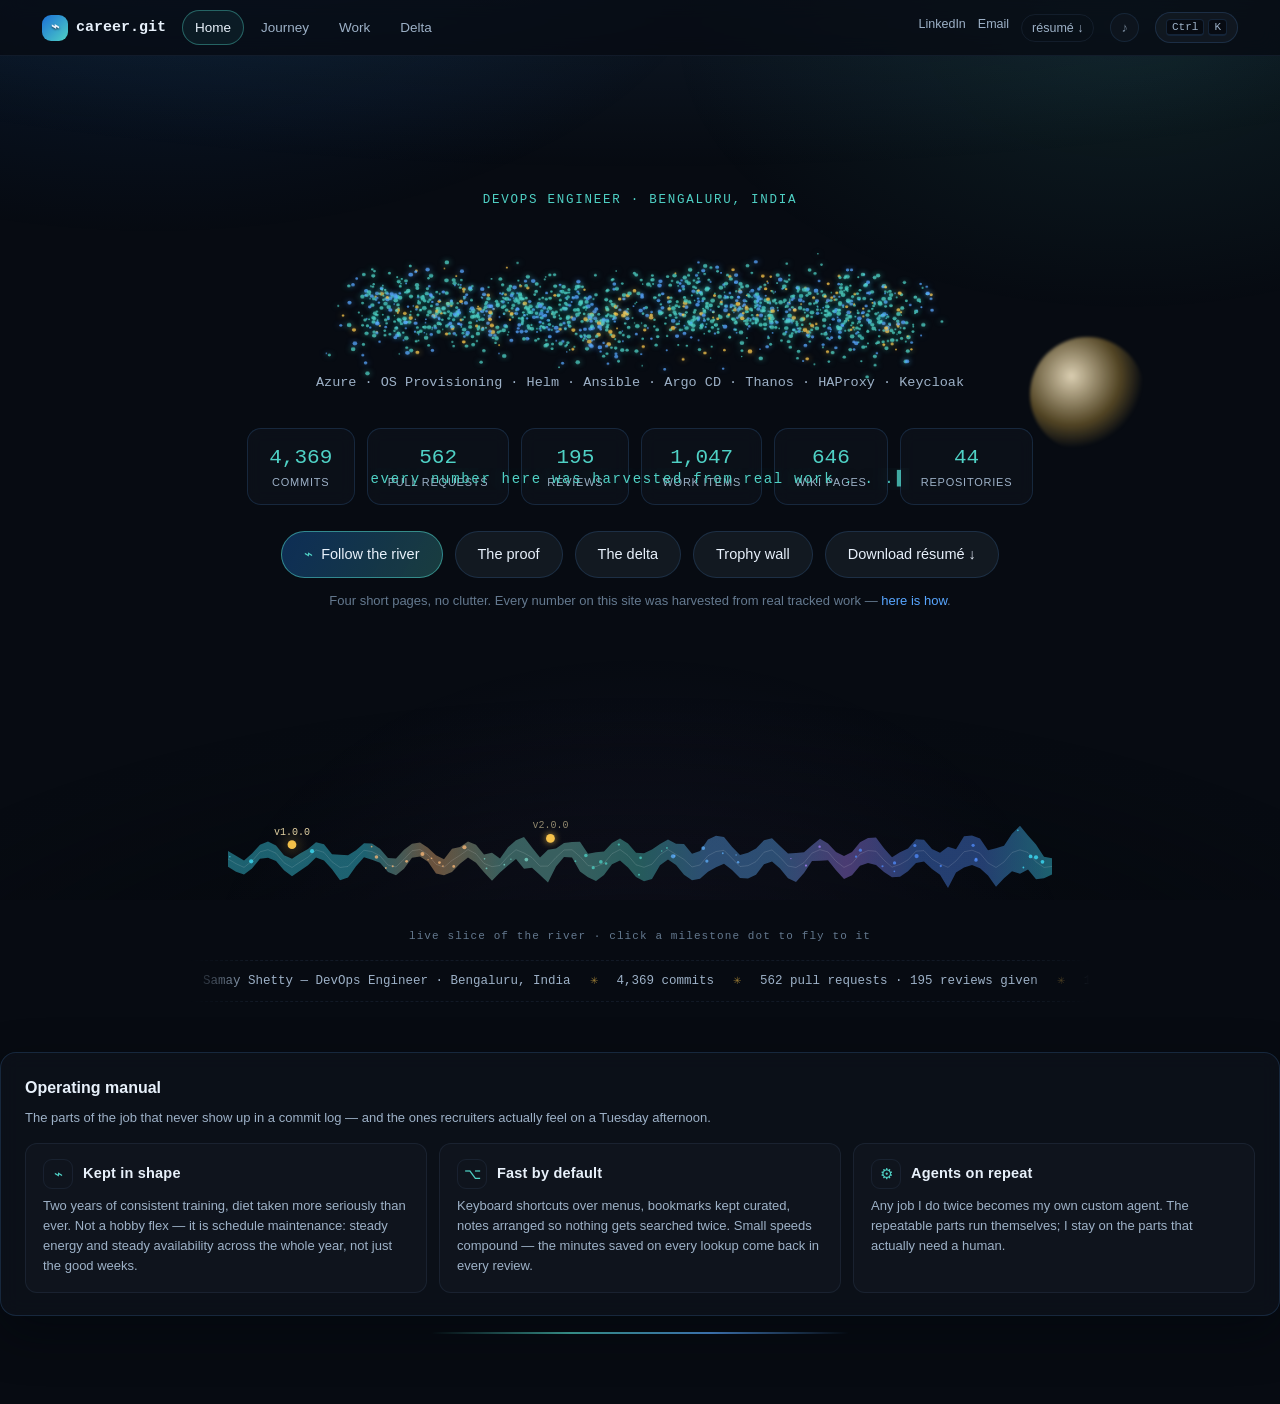
<file: index.html>
<!doctype html>
<html lang="en">
<head>
<meta charset="utf-8" />
<meta name="viewport" content="width=device-width, initial-scale=1" />
<meta name="description" content="Samay Shetty — DevOps Engineer. A career rendered as a river: every drop is real, harvested work." />
<title>Samay Shetty · career.git</title>
<link rel="icon" href="data:image/svg+xml,%3Csvg xmlns='http://www.w3.org/2000/svg' viewBox='0 0 24 24'%3E%3Ccircle cx='12' cy='6' r='3' fill='%233fb950'/%3E%3Ccircle cx='6' cy='18' r='3' fill='%2358a6ff'/%3E%3Ccircle cx='18' cy='18' r='3' fill='%23d29922'/%3E%3Cpath d='M12 9v3M12 12l-6 3M12 12l6 3' stroke='%238b949e' stroke-width='1.6'/%3E%3C/svg%3E" />
<link rel="stylesheet" href="./style.css?v=1792471911" />
</head>
<body data-page="index">

<header class="topbar">
  <div class="topbar-inner">
    <a class="brand" href="./index.html"><span class="brand-mark">⌁</span> career.git</a>
    <nav class="page-links" aria-label="Pages">
      <a class="page-link" href="./index.html">Home</a>
      <a class="page-link" href="./journey.html">Journey</a>
      <a class="page-link" href="./work.html">Work</a>
      <a class="page-link" href="./delta.html">Delta</a>
    </nav>
    <span class="hud-stat" id="hud-stat"></span>
    <nav class="ext-links" aria-label="Links">
      <a href="https://www.linkedin.com/in/samay-shetty-597191247/" rel="me noopener">LinkedIn</a>
      <a href="mailto:samaymshetty@gmail.com" rel="me noopener">Email</a>
      <a href="./assets/resume.pdf" download="Samay_Shetty_DevOps_Engineer_Resume.pdf" title="Download résumé">résumé ↓</a>
    </nav>
    <button id="audio-btn" class="palette-btn audio-btn" type="button" title="Ambient sound" aria-pressed="false"></button>
    <button id="palette-open" class="palette-btn" type="button" title="Quick jump">
      <kbd>Ctrl</kbd><kbd>K</kbd>
    </button>
  </div>
</header>


<div class="home-sky" aria-hidden="true"><i class="orb"></i></div>

<section class="hero hero-index reveal" id="home">
  <canvas id="genesis" aria-hidden="true"></canvas>
  <div class="hero-inner">
    <p class="hero-kicker">DevOps Engineer · Bengaluru, India</p>
    <h1 class="hero-name">Samay Shetty</h1>
    <p class="hero-line"></p>
    <p class="hero-line2">Azure · OS Provisioning · Helm · Ansible · Argo CD · Thanos · HAProxy · Keycloak</p>
    <div class="hero-stats">
      <div class="stat"><span class="stat-value">4,369</span><span class="stat-label">Commits</span></div>
      <div class="stat"><span class="stat-value">562</span><span class="stat-label">Pull requests</span></div>
      <div class="stat"><span class="stat-value">195</span><span class="stat-label">Reviews</span></div>
      <div class="stat"><span class="stat-value">1,047</span><span class="stat-label">Work items</span></div>
      <div class="stat"><span class="stat-value">646</span><span class="stat-label">Wiki pages</span></div>
      <div class="stat"><span class="stat-value">44</span><span class="stat-label">Repositories</span></div>
    </div>
    <div class="cta-row">
      <a class="btn btn-primary" href="./journey.html"><span class="btn-glyph">⌁</span> Follow the river</a>
      <a class="btn" href="./work.html">The proof</a>
      <a class="btn" href="./delta.html">The delta</a>
      <a class="btn" href="./delta.html#achievements">Trophy wall</a>
      <a class="btn" href="./assets/resume.pdf" download="Samay_Shetty_DevOps_Engineer_Resume.pdf">Download résumé ↓</a>
    </div>
    <p class="hero-hint">
      Four short pages, no clutter. Every number on this site was harvested
      from real tracked work — <a href="./delta.html#provenance">here is how</a>.
    </p>
  </div>
</section>

<section class="river-strip" aria-label="A live slice of the river">
  <canvas id="river-strip" aria-hidden="true"></canvas>
  <p class="strip-hint">live slice of the river · click a milestone dot to fly to it</p>
</section>

<div class="ticker" aria-hidden="true"><div class="ticker-line" id="ticker-line"></div></div>

<section class="index-repos reveal" aria-label="How I operate">
  <article class="card">
    <h3 class="card-subtitle">Operating manual</h3>
    <p class="card-note">
      The parts of the job that never show up in a commit log — and the ones
      recruiters actually feel on a Tuesday afternoon.
    </p>
    <div class="manual-grid">
      <div class="manual-card">
        <div class="manual-head"><span class="manual-glyph">⌁</span><h4>Kept in shape</h4></div>
        <p>
          Two years of consistent training, diet taken more seriously than ever.
          Not a hobby flex — it is schedule maintenance: steady energy and
          steady availability across the whole year, not just the good weeks.
        </p>
      </div>
      <div class="manual-card">
        <div class="manual-head"><span class="manual-glyph">⌥</span><h4>Fast by default</h4></div>
        <p>
          Keyboard shortcuts over menus, bookmarks kept curated, notes arranged
          so nothing gets searched twice. Small speeds compound — the minutes
          saved on every lookup come back in every review.
        </p>
      </div>
      <div class="manual-card">
        <div class="manual-head"><span class="manual-glyph">⚙</span><h4>Agents on repeat</h4></div>
        <p>
          Any job I do twice becomes my own custom agent. The repeatable parts
          run themselves; I stay on the parts that actually need a human.
        </p>
      </div>
    </div>
  </article>
</section>

<article class="index-strip reveal" aria-hidden="true">
  <div class="index-strip-line"></div>
</article>


<div id="tooltip" class="tooltip" hidden></div>

<div id="palette" class="palette" hidden>
  <div class="palette-box">
    <input id="palette-input" type="text" placeholder="Jump to a release, section, skill…" aria-label="Command palette" />
    <ul id="palette-results"></ul>
    <p class="palette-hint">↑↓ navigate · Enter open · Esc close</p>
  </div>
</div>

<script src="./forge-data.js?v=1792471911"></script>
<script src="./forge.js?v=1792471911"></script>
</body>
</html>
</file>
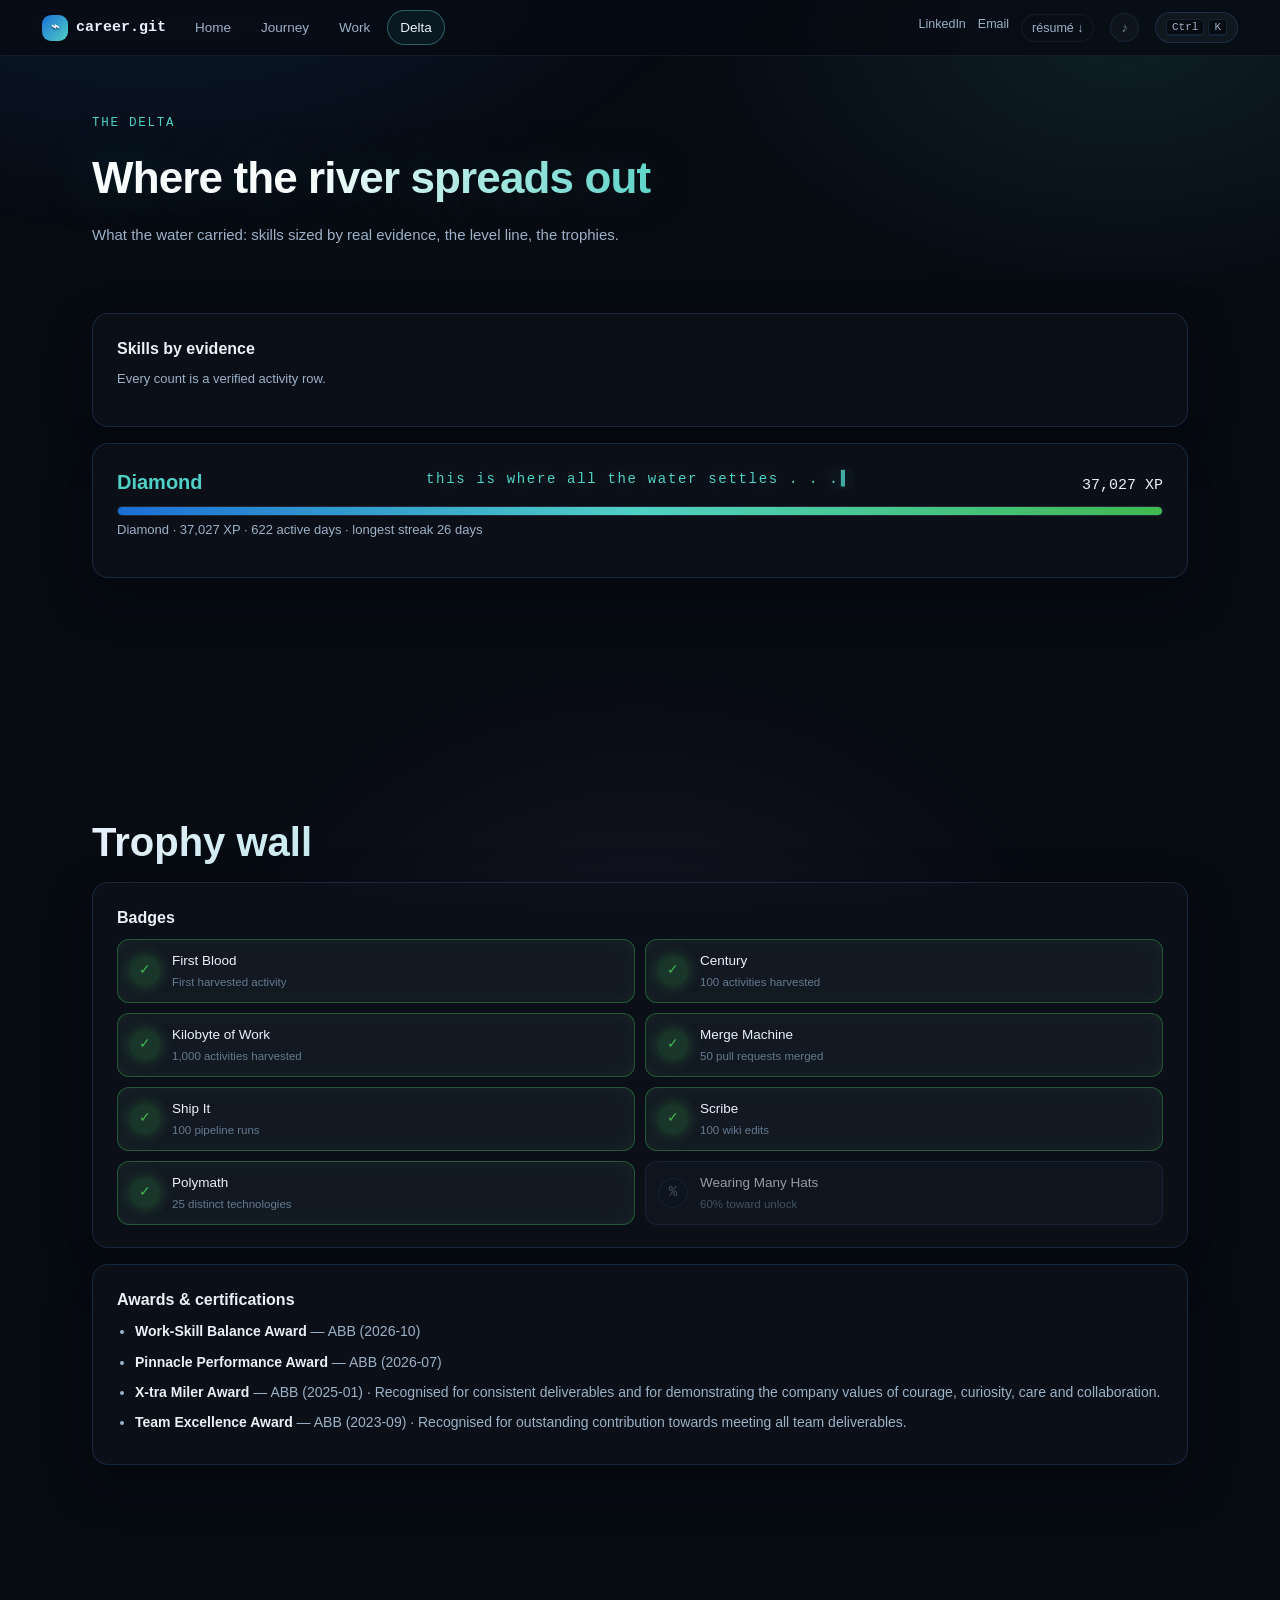
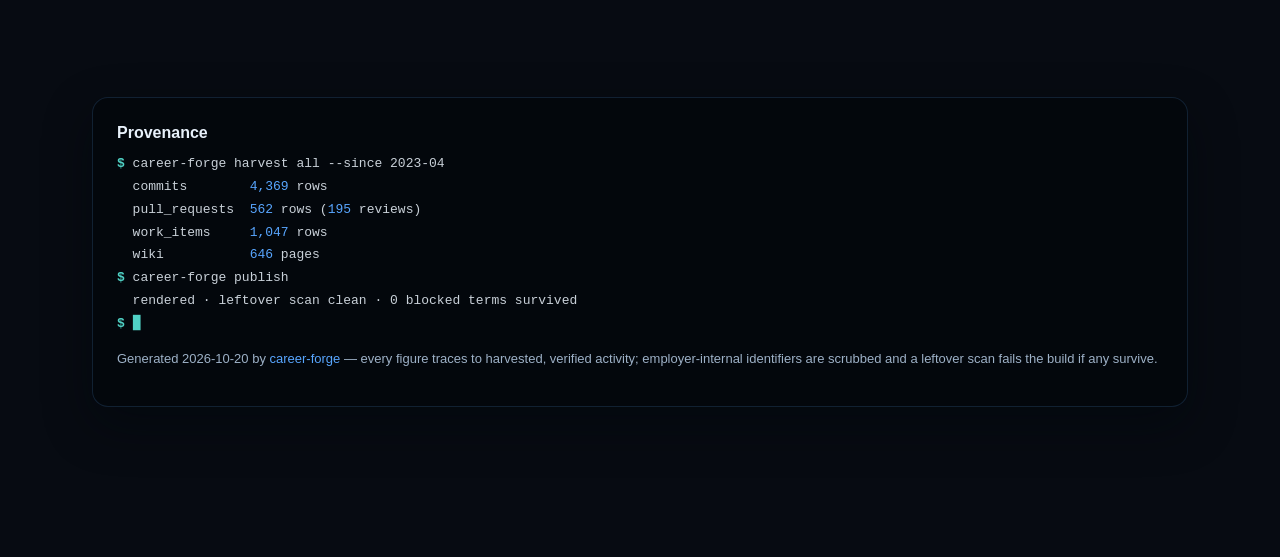
<file: delta.html>
<!doctype html>
<html lang="en">
<head>
<meta charset="utf-8" />
<meta name="viewport" content="width=device-width, initial-scale=1" />
<meta name="description" content="What the work added up to: skills by evidence, the level line, badges, awards and the provenance trail." />
<title>The delta · career.git</title>
<link rel="icon" href="data:image/svg+xml,%3Csvg xmlns='http://www.w3.org/2000/svg' viewBox='0 0 24 24'%3E%3Ccircle cx='12' cy='6' r='3' fill='%233fb950'/%3E%3Ccircle cx='6' cy='18' r='3' fill='%2358a6ff'/%3E%3Ccircle cx='18' cy='18' r='3' fill='%23d29922'/%3E%3Cpath d='M12 9v3M12 12l-6 3M12 12l6 3' stroke='%238b949e' stroke-width='1.6'/%3E%3C/svg%3E" />
<link rel="stylesheet" href="./style.css?v=1792471911" />
</head>
<body data-page="delta">

<header class="topbar">
  <div class="topbar-inner">
    <a class="brand" href="./index.html"><span class="brand-mark">⌁</span> career.git</a>
    <nav class="page-links" aria-label="Pages">
      <a class="page-link" href="./index.html">Home</a>
      <a class="page-link" href="./journey.html">Journey</a>
      <a class="page-link" href="./work.html">Work</a>
      <a class="page-link" href="./delta.html">Delta</a>
    </nav>
    <span class="hud-stat" id="hud-stat"></span>
    <nav class="ext-links" aria-label="Links">
      <a href="https://www.linkedin.com/in/samay-shetty-597191247/" rel="me noopener">LinkedIn</a>
      <a href="mailto:samaymshetty@gmail.com" rel="me noopener">Email</a>
      <a href="./assets/resume.pdf" download="Samay_Shetty_DevOps_Engineer_Resume.pdf" title="Download résumé">résumé ↓</a>
    </nav>
    <button id="audio-btn" class="palette-btn audio-btn" type="button" title="Ambient sound" aria-pressed="false"></button>
    <button id="palette-open" class="palette-btn" type="button" title="Quick jump">
      <kbd>Ctrl</kbd><kbd>K</kbd>
    </button>
  </div>
</header>


<header class="page-head reveal">
  <p class="hero-kicker">The delta</p>
  <h1 class="hero-name hero-name-sm">Where the river spreads out</h1>
  <p class="section-lead">What the water carried: skills sized by real evidence, the level line, the trophies.</p>
</header>

<section class="section section-first reveal" id="delta">
  <article class="card">
    <h3 class="card-subtitle">Skills by evidence</h3>
    <p class="card-note">Every count is a verified activity row.</p>
    <div class="bars" id="bars-skills"></div>
  </article>
  <div class="level-card card">
    <div class="xp-head"><span class="xp-level">Diamond</span><span class="xp-total">37,027 XP</span></div>
    <div class="meter meter-lg"><div class="meter-fill" style="width: 100%"></div></div>
    <p class="card-note">Diamond · 37,027 XP · 622 active days · longest streak 26 days</p>
  </div>
</section>

<section class="section reveal" id="achievements">
  <h2 class="section-title">Trophy wall</h2>
  <article class="card">
    <h3 class="card-subtitle">Badges</h3>
    <div class="badge-grid">
      <div class="badge badge-earned">
        <span class="badge-glyph">✓</span>
        <div>
          <p class="badge-name">First Blood</p>
          <p class="badge-desc">First harvested activity</p>
        </div>
      </div>
      <div class="badge badge-earned">
        <span class="badge-glyph">✓</span>
        <div>
          <p class="badge-name">Century</p>
          <p class="badge-desc">100 activities harvested</p>
        </div>
      </div>
      <div class="badge badge-earned">
        <span class="badge-glyph">✓</span>
        <div>
          <p class="badge-name">Kilobyte of Work</p>
          <p class="badge-desc">1,000 activities harvested</p>
        </div>
      </div>
      <div class="badge badge-earned">
        <span class="badge-glyph">✓</span>
        <div>
          <p class="badge-name">Merge Machine</p>
          <p class="badge-desc">50 pull requests merged</p>
        </div>
      </div>
      <div class="badge badge-earned">
        <span class="badge-glyph">✓</span>
        <div>
          <p class="badge-name">Ship It</p>
          <p class="badge-desc">100 pipeline runs</p>
        </div>
      </div>
      <div class="badge badge-earned">
        <span class="badge-glyph">✓</span>
        <div>
          <p class="badge-name">Scribe</p>
          <p class="badge-desc">100 wiki edits</p>
        </div>
      </div>
      <div class="badge badge-earned">
        <span class="badge-glyph">✓</span>
        <div>
          <p class="badge-name">Polymath</p>
          <p class="badge-desc">25 distinct technologies</p>
        </div>
      </div>
      <div class="badge badge-locked">
        <span class="badge-glyph">%</span>
        <div>
          <p class="badge-name">Wearing Many Hats</p>
          <p class="badge-desc">60% toward unlock</p>
        </div>
      </div>
    </div>
  </article>
  <article class="card">
    <h3 class="card-subtitle">Awards &amp; certifications</h3>
    <ul class="plain-list">
      <li><strong>Work-Skill Balance Award</strong> — ABB (2026-10)</li>
      <li><strong>Pinnacle Performance Award</strong> — ABB (2026-07)</li>
      <li><strong>X-tra Miler Award</strong> — ABB (2025-01) · Recognised for consistent deliverables and for demonstrating the company values of courage, curiosity, care and collaboration.</li>
      <li><strong>Team Excellence Award</strong> — ABB (2023-09) · Recognised for outstanding contribution towards meeting all team deliverables.</li>
    </ul>
  </article>
</section>

<footer class="footer section reveal" id="provenance">
  <article class="card terminal-card">
    <h3 class="card-subtitle">Provenance</h3>
    <pre class="terminal" aria-label="Sample build session"><span class="t-prompt">$</span> career-forge harvest all --since 2023-04
  commits        <span class="t-num">4,369</span> rows
  pull_requests  <span class="t-num">562</span> rows (<span class="t-num">195</span> reviews)
  work_items     <span class="t-num">1,047</span> rows
  wiki           <span class="t-num">646</span> pages
<span class="t-prompt">$</span> career-forge publish
  rendered · leftover scan clean · 0 blocked terms survived
<span class="t-prompt">$</span> <span class="t-cursor">▊</span></pre>
    <p class="card-note" style="margin-top:14px">
      Generated 2026-10-20 by
      <a href="https://github.com/samayshetty/career-forge">career-forge</a> — every figure traces to
      harvested, verified activity; employer-internal identifiers are scrubbed and a
      leftover scan fails the build if any survive.
    </p>
  </article>
</footer>


<div id="tooltip" class="tooltip" hidden></div>

<div id="palette" class="palette" hidden>
  <div class="palette-box">
    <input id="palette-input" type="text" placeholder="Jump to a release, section, skill…" aria-label="Command palette" />
    <ul id="palette-results"></ul>
    <p class="palette-hint">↑↓ navigate · Enter open · Esc close</p>
  </div>
</div>

<script src="./forge-data.js?v=1792471911"></script>
<script src="./forge.js?v=1792471911"></script>
</body>
</html>
</file>
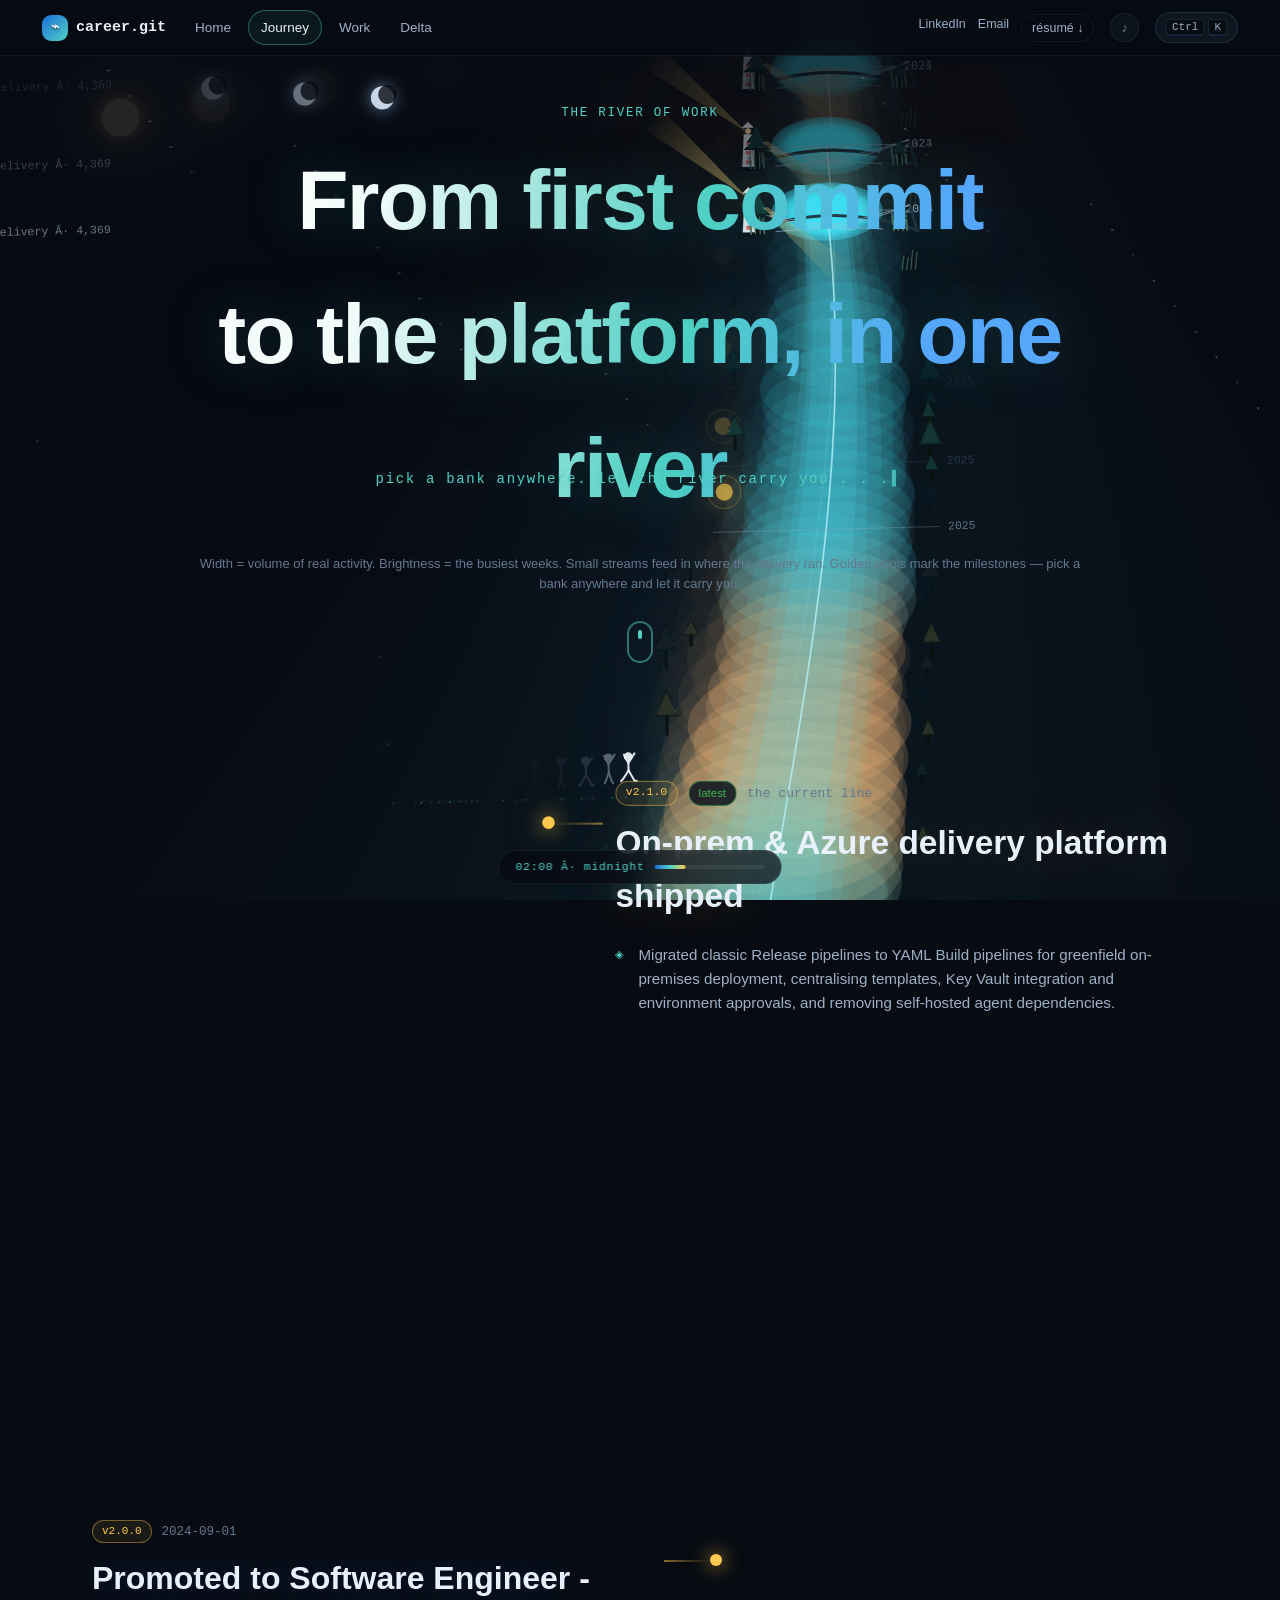
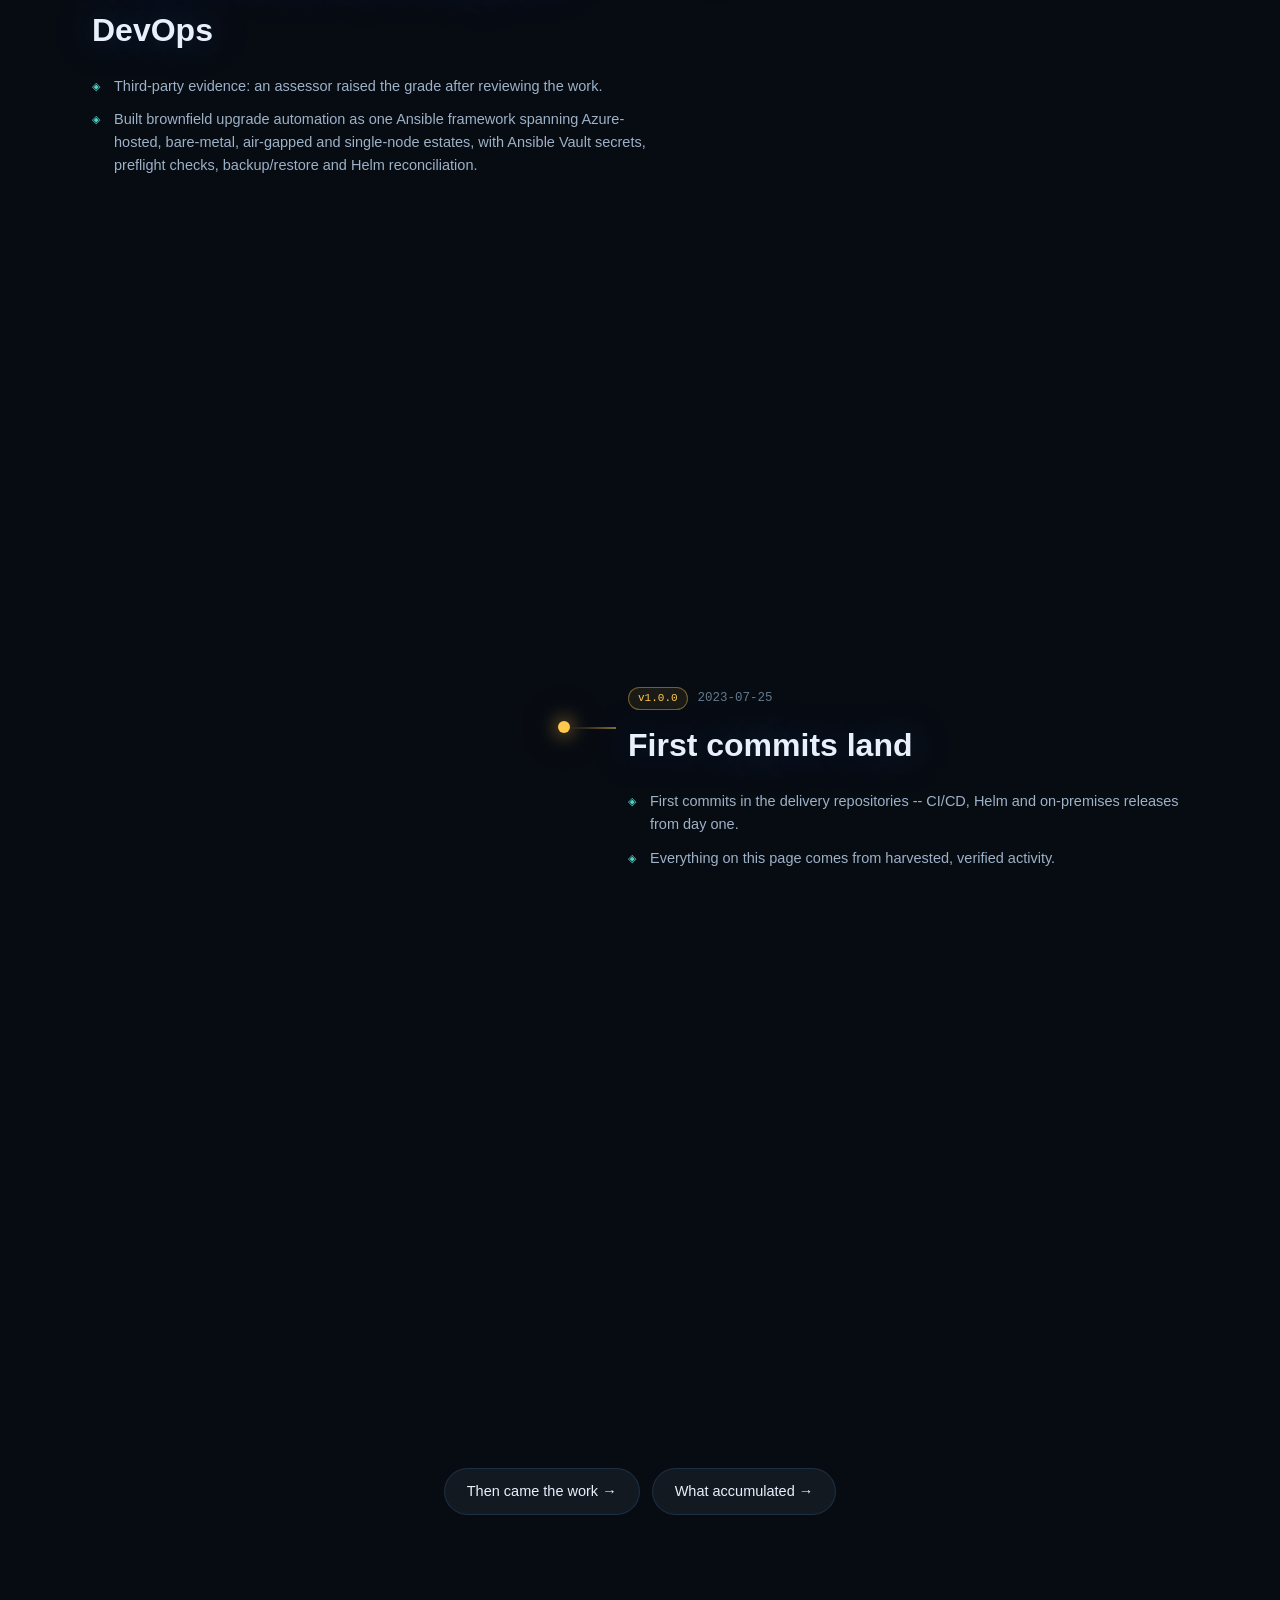
<file: journey.html>
<!doctype html>
<html lang="en">
<head>
<meta charset="utf-8" />
<meta name="viewport" content="width=device-width, initial-scale=1" />
<meta name="description" content="Samay Shetty's career as an animated river: 3.5 years of real delivery flowing to seven milestone islands." />
<title>The river of work · career.git</title>
<link rel="icon" href="data:image/svg+xml,%3Csvg xmlns='http://www.w3.org/2000/svg' viewBox='0 0 24 24'%3E%3Ccircle cx='12' cy='6' r='3' fill='%233fb950'/%3E%3Ccircle cx='6' cy='18' r='3' fill='%2358a6ff'/%3E%3Ccircle cx='18' cy='18' r='3' fill='%23d29922'/%3E%3Cpath d='M12 9v3M12 12l-6 3M12 12l6 3' stroke='%238b949e' stroke-width='1.6'/%3E%3C/svg%3E" />
<link rel="stylesheet" href="./style.css?v=1792471911" />
</head>
<body data-page="journey">

<header class="topbar">
  <div class="topbar-inner">
    <a class="brand" href="./index.html"><span class="brand-mark">⌁</span> career.git</a>
    <nav class="page-links" aria-label="Pages">
      <a class="page-link" href="./index.html">Home</a>
      <a class="page-link" href="./journey.html">Journey</a>
      <a class="page-link" href="./work.html">Work</a>
      <a class="page-link" href="./delta.html">Delta</a>
    </nav>
    <span class="hud-stat" id="hud-stat"></span>
    <nav class="ext-links" aria-label="Links">
      <a href="https://www.linkedin.com/in/samay-shetty-597191247/" rel="me noopener">LinkedIn</a>
      <a href="mailto:samaymshetty@gmail.com" rel="me noopener">Email</a>
      <a href="./assets/resume.pdf" download="Samay_Shetty_DevOps_Engineer_Resume.pdf" title="Download résumé">résumé ↓</a>
    </nav>
    <button id="audio-btn" class="palette-btn audio-btn" type="button" title="Ambient sound" aria-pressed="false"></button>
    <button id="palette-open" class="palette-btn" type="button" title="Quick jump">
      <kbd>Ctrl</kbd><kbd>K</kbd>
    </button>
  </div>
</header>


<canvas id="river" aria-hidden="true"></canvas>

<section class="hero hero-journey" id="home">
  <div class="hero-inner">
    <p class="hero-kicker">The river of work</p>
    <h1 class="hero-name">From first commit<br/>to the platform, in one river</h1>
    <p class="hero-hint">
      Width = volume of real activity. Brightness = the busiest weeks.
      Small streams feed in where the delivery ran. Golden pools mark
      the milestones — pick a bank anywhere and let it carry you.
    </p>
    <div class="scroll-cue" aria-hidden="true"><span></span></div>
  </div>
</section>

<section class="journey" id="journey" aria-label="The river of work">
  <article class="island reveal" id="journey-v2.1.0"
           data-version="v2.1.0"
           data-date="">
    <header class="island-head">
      <span class="chip chip-tag">v2.1.0</span>
<span class="chip chip-latest">latest</span>      <time class="island-date">the current line</time>
    </header>
    <h2 class="island-title">On-prem & Azure delivery platform shipped</h2>
    <ul class="island-lines">
<li>Migrated classic Release pipelines to YAML Build pipelines for greenfield on-premises deployment, centralising templates, Key Vault integration and environment approvals, and removing self-hosted agent dependencies.</li>    </ul>
  </article>
  <article class="island reveal" id="journey-v2.0.0"
           data-version="v2.0.0"
           data-date="2024-09-01">
    <header class="island-head">
      <span class="chip chip-tag">v2.0.0</span>
      <time class="island-date">2024-09-01</time>
    </header>
    <h2 class="island-title">Promoted to Software Engineer - DevOps</h2>
    <ul class="island-lines">
<li>Third-party evidence: an assessor raised the grade after reviewing the work.</li><li>Built brownfield upgrade automation as one Ansible framework spanning Azure-hosted, bare-metal, air-gapped and single-node estates, with Ansible Vault secrets, preflight checks, backup/restore and Helm reconciliation.</li>    </ul>
  </article>
  <article class="island reveal" id="journey-v1.0.0"
           data-version="v1.0.0"
           data-date="2023-07-25">
    <header class="island-head">
      <span class="chip chip-tag">v1.0.0</span>
      <time class="island-date">2023-07-25</time>
    </header>
    <h2 class="island-title">First commits land</h2>
    <ul class="island-lines">
<li>First commits in the delivery repositories -- CI/CD, Helm and on-premises releases from day one.</li><li>Everything on this page comes from harvested, verified activity.</li>    </ul>
  </article>
</section>

<section class="section section-after-river reveal">
  <div class="cta-row">
    <a class="btn" href="./work.html">Then came the work →</a>
    <a class="btn" href="./delta.html">What accumulated →</a>
  </div>
</section>

<div class="hour-dial" id="hour-dial" aria-hidden="true">
  <span class="hour-t"></span>
  <span class="hour-bar"><i></i></span>
</div>


<div id="tooltip" class="tooltip" hidden></div>

<div id="palette" class="palette" hidden>
  <div class="palette-box">
    <input id="palette-input" type="text" placeholder="Jump to a release, section, skill…" aria-label="Command palette" />
    <ul id="palette-results"></ul>
    <p class="palette-hint">↑↓ navigate · Enter open · Esc close</p>
  </div>
</div>

<script src="./forge-data.js?v=1792471911"></script>
<script src="./forge.js?v=1792471911"></script>
</body>
</html>
</file>
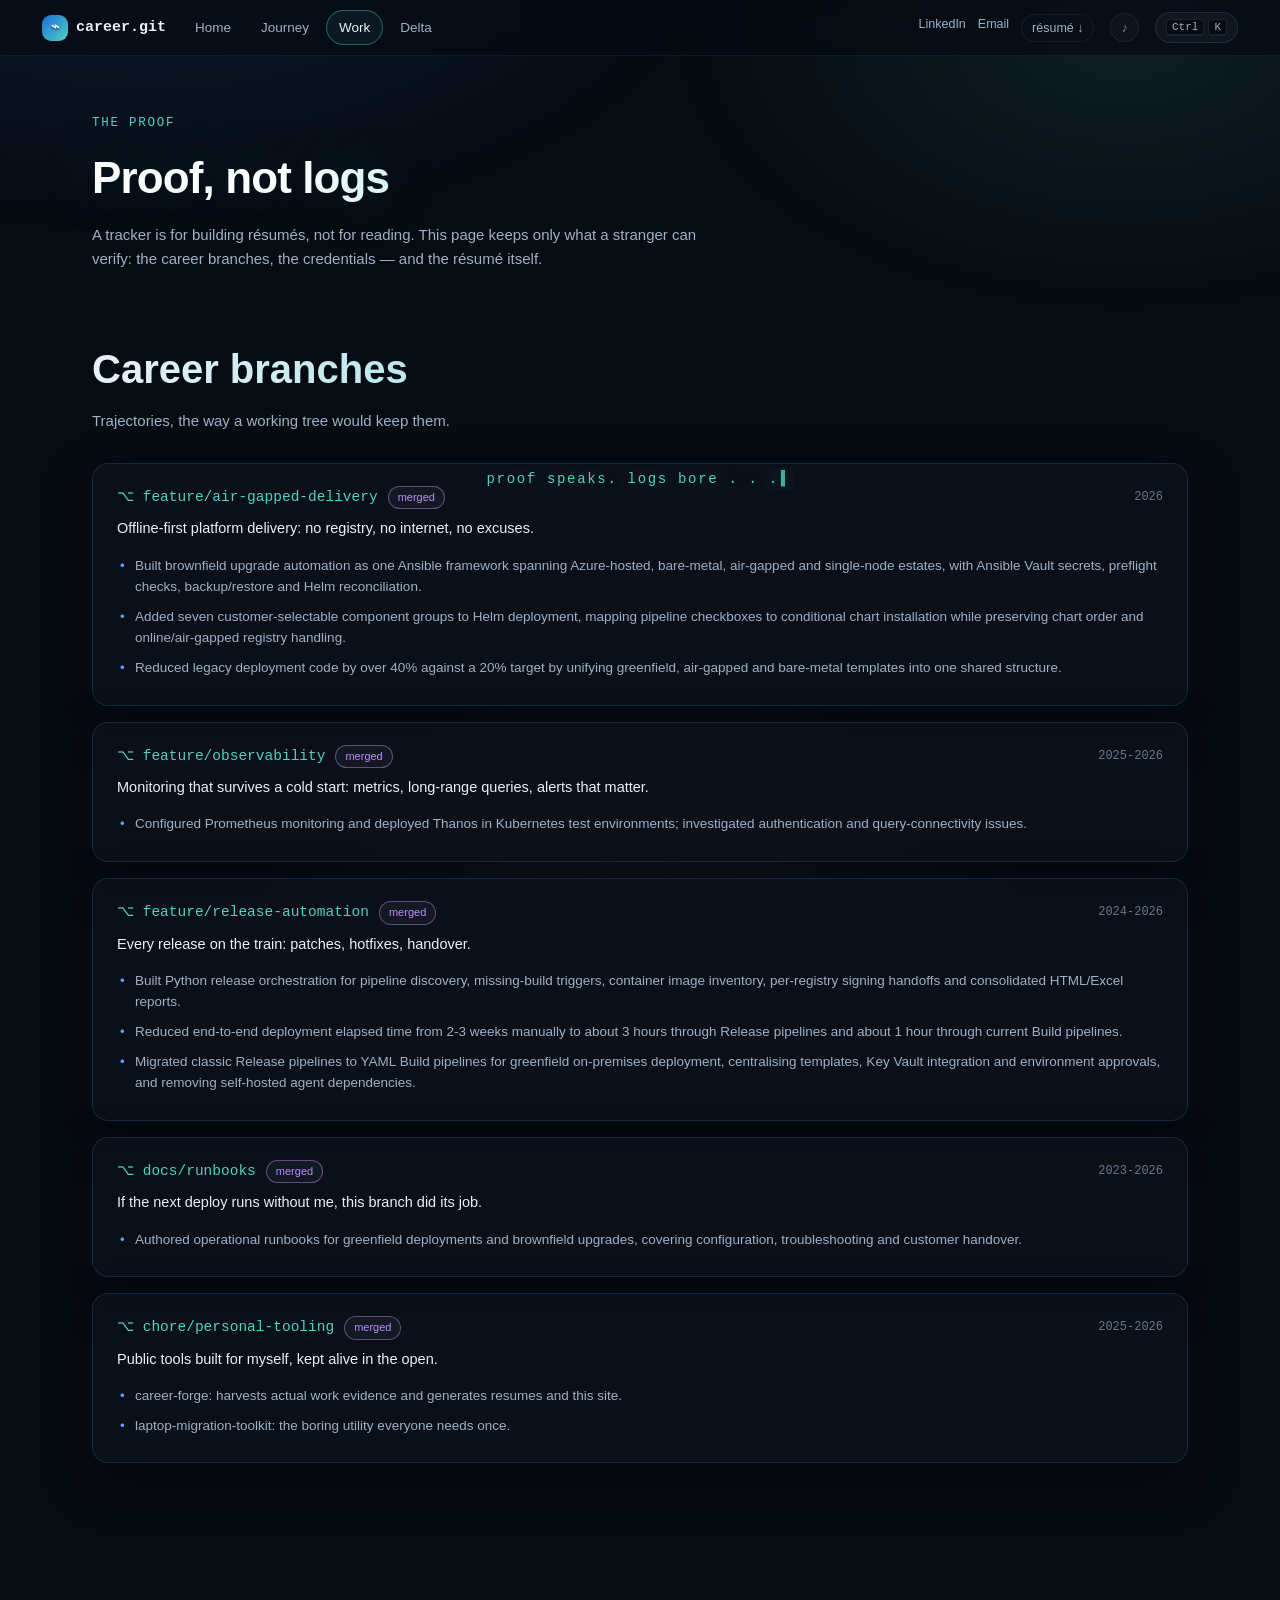
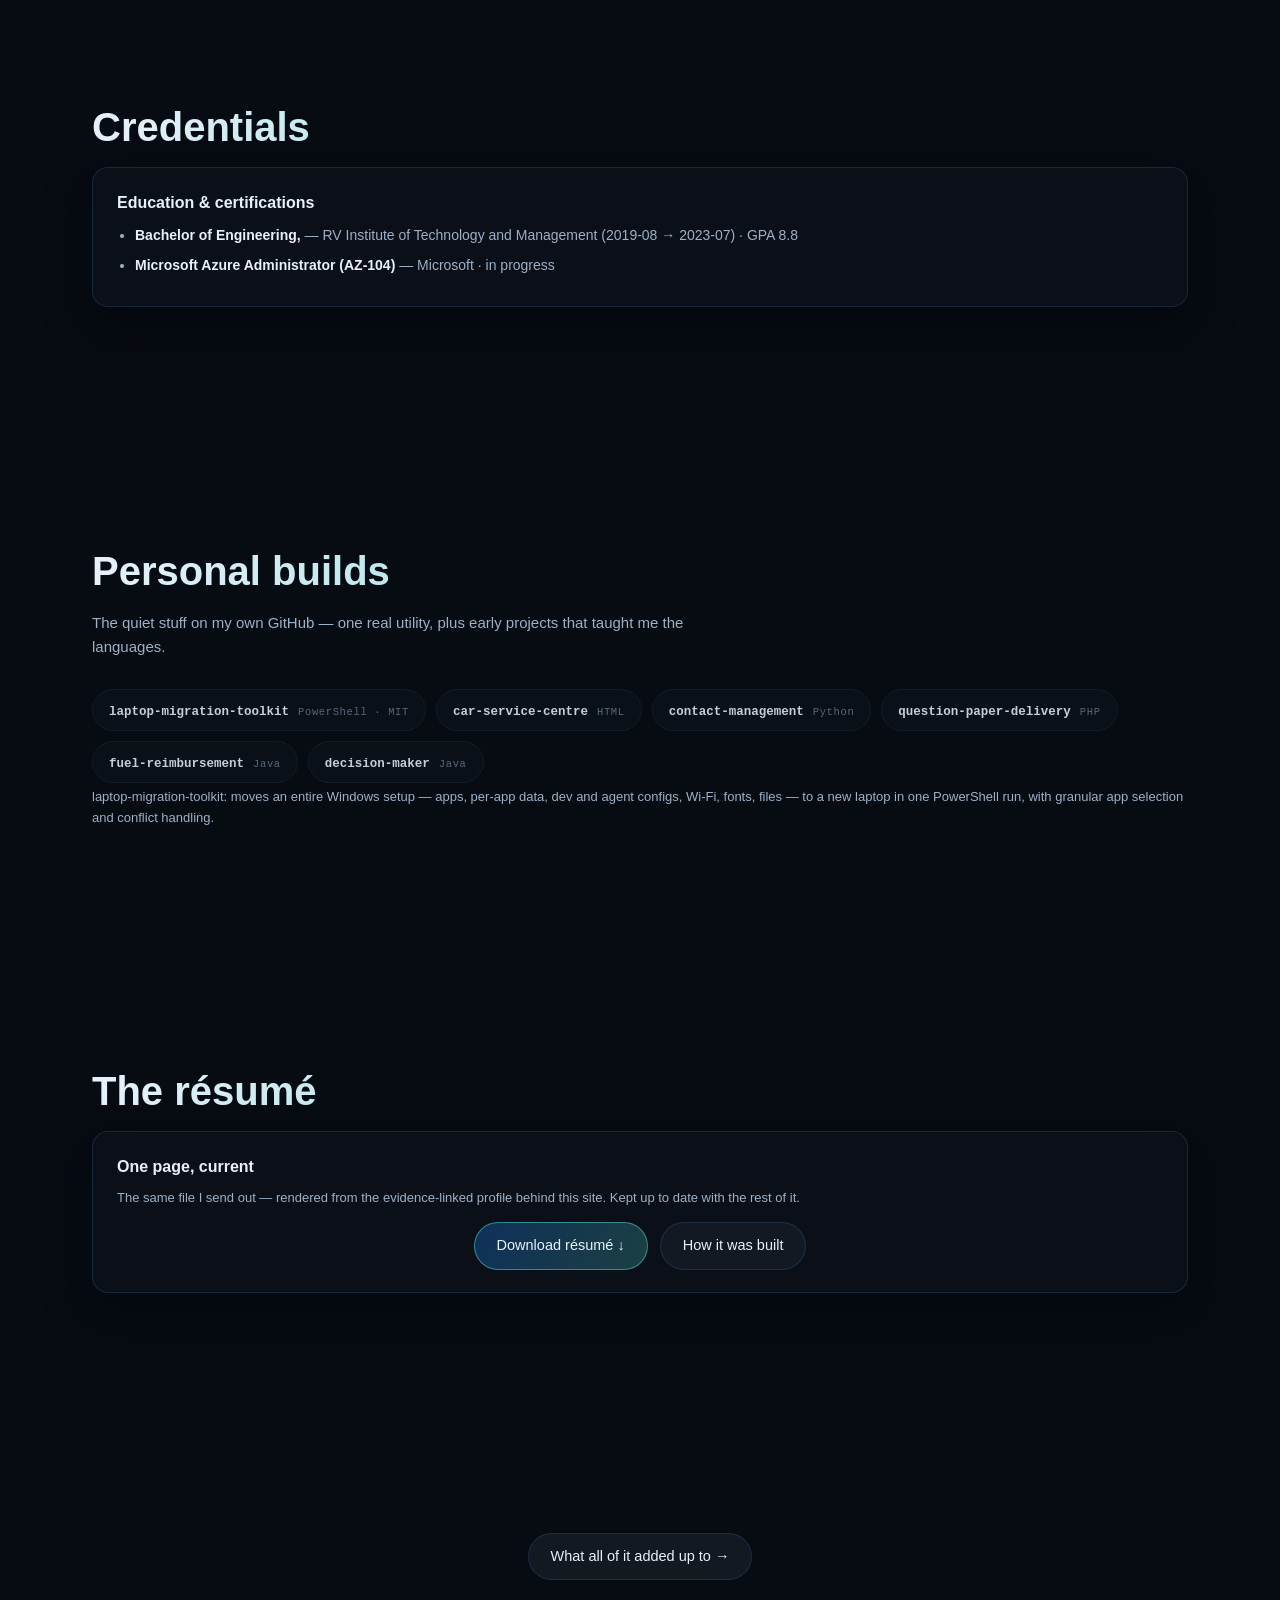
<file: work.html>
<!doctype html>
<html lang="en">
<head>
<meta charset="utf-8" />
<meta name="viewport" content="width=device-width, initial-scale=1" />
<meta name="description" content="Career branches, credentials and the résumé — proof, not logs. Only what a stranger can verify goes here." />
<title>The proof · career.git</title>
<link rel="icon" href="data:image/svg+xml,%3Csvg xmlns='http://www.w3.org/2000/svg' viewBox='0 0 24 24'%3E%3Ccircle cx='12' cy='6' r='3' fill='%233fb950'/%3E%3Ccircle cx='6' cy='18' r='3' fill='%2358a6ff'/%3E%3Ccircle cx='18' cy='18' r='3' fill='%23d29922'/%3E%3Cpath d='M12 9v3M12 12l-6 3M12 12l6 3' stroke='%238b949e' stroke-width='1.6'/%3E%3C/svg%3E" />
<link rel="stylesheet" href="./style.css?v=1792471911" />
</head>
<body data-page="work">

<header class="topbar">
  <div class="topbar-inner">
    <a class="brand" href="./index.html"><span class="brand-mark">⌁</span> career.git</a>
    <nav class="page-links" aria-label="Pages">
      <a class="page-link" href="./index.html">Home</a>
      <a class="page-link" href="./journey.html">Journey</a>
      <a class="page-link" href="./work.html">Work</a>
      <a class="page-link" href="./delta.html">Delta</a>
    </nav>
    <span class="hud-stat" id="hud-stat"></span>
    <nav class="ext-links" aria-label="Links">
      <a href="https://www.linkedin.com/in/samay-shetty-597191247/" rel="me noopener">LinkedIn</a>
      <a href="mailto:samaymshetty@gmail.com" rel="me noopener">Email</a>
      <a href="./assets/resume.pdf" download="Samay_Shetty_DevOps_Engineer_Resume.pdf" title="Download résumé">résumé ↓</a>
    </nav>
    <button id="audio-btn" class="palette-btn audio-btn" type="button" title="Ambient sound" aria-pressed="false"></button>
    <button id="palette-open" class="palette-btn" type="button" title="Quick jump">
      <kbd>Ctrl</kbd><kbd>K</kbd>
    </button>
  </div>
</header>


<header class="page-head reveal">
  <p class="hero-kicker">The proof</p>
  <h1 class="hero-name hero-name-sm">Proof, not logs</h1>
  <p class="section-lead">
    A tracker is for building résumés, not for reading. This page keeps only
    what a stranger can verify: the career branches, the credentials — and the
    résumé itself.
  </p>
</header>

<section class="section section-first reveal" id="branches">
  <h2 class="section-title">Career branches</h2>
  <p class="section-lead">Trajectories, the way a working tree would keep them.</p>
  <article class="card branch" id="branches-feature-air-gapped-delivery">
    <header class="branch-head">
      <code class="branch-name">⌥ feature/air-gapped-delivery</code>
      <span class="chip chip-merged">merged</span>
      <span class="branch-period">2026</span>
    </header>
    <p class="branch-summary">Offline-first platform delivery: no registry, no internet, no excuses.</p>
    <ul class="branch-lines">
<li>Built brownfield upgrade automation as one Ansible framework spanning Azure-hosted, bare-metal, air-gapped and single-node estates, with Ansible Vault secrets, preflight checks, backup/restore and Helm reconciliation.</li><li>Added seven customer-selectable component groups to Helm deployment, mapping pipeline checkboxes to conditional chart installation while preserving chart order and online/air-gapped registry handling.</li><li>Reduced legacy deployment code by over 40% against a 20% target by unifying greenfield, air-gapped and bare-metal templates into one shared structure.</li>    </ul>
  </article>
  <article class="card branch" id="branches-feature-observability">
    <header class="branch-head">
      <code class="branch-name">⌥ feature/observability</code>
      <span class="chip chip-merged">merged</span>
      <span class="branch-period">2025-2026</span>
    </header>
    <p class="branch-summary">Monitoring that survives a cold start: metrics, long-range queries, alerts that matter.</p>
    <ul class="branch-lines">
<li>Configured Prometheus monitoring and deployed Thanos in Kubernetes test environments; investigated authentication and query-connectivity issues.</li>    </ul>
  </article>
  <article class="card branch" id="branches-feature-release-automation">
    <header class="branch-head">
      <code class="branch-name">⌥ feature/release-automation</code>
      <span class="chip chip-merged">merged</span>
      <span class="branch-period">2024-2026</span>
    </header>
    <p class="branch-summary">Every release on the train: patches, hotfixes, handover.</p>
    <ul class="branch-lines">
<li>Built Python release orchestration for pipeline discovery, missing-build triggers, container image inventory, per-registry signing handoffs and consolidated HTML/Excel reports.</li><li>Reduced end-to-end deployment elapsed time from 2-3 weeks manually to about 3 hours through Release pipelines and about 1 hour through current Build pipelines.</li><li>Migrated classic Release pipelines to YAML Build pipelines for greenfield on-premises deployment, centralising templates, Key Vault integration and environment approvals, and removing self-hosted agent dependencies.</li>    </ul>
  </article>
  <article class="card branch" id="branches-docs-runbooks">
    <header class="branch-head">
      <code class="branch-name">⌥ docs/runbooks</code>
      <span class="chip chip-merged">merged</span>
      <span class="branch-period">2023-2026</span>
    </header>
    <p class="branch-summary">If the next deploy runs without me, this branch did its job.</p>
    <ul class="branch-lines">
<li>Authored operational runbooks for greenfield deployments and brownfield upgrades, covering configuration, troubleshooting and customer handover.</li>    </ul>
  </article>
  <article class="card branch" id="branches-chore-personal-tooling">
    <header class="branch-head">
      <code class="branch-name">⌥ chore/personal-tooling</code>
      <span class="chip chip-merged">merged</span>
      <span class="branch-period">2025-2026</span>
    </header>
    <p class="branch-summary">Public tools built for myself, kept alive in the open.</p>
    <ul class="branch-lines">
<li>career-forge: harvests actual work evidence and generates resumes and this site.</li><li>laptop-migration-toolkit: the boring utility everyone needs once.</li>    </ul>
  </article>
</section>

<section class="section reveal" id="credentials">
  <h2 class="section-title">Credentials</h2>
  <article class="card">
    <h3 class="card-subtitle">Education &amp; certifications</h3>
    <ul class="plain-list">
      <li><strong>Bachelor of Engineering, </strong> — RV Institute of Technology and Management (2019-08 → 2023-07) · GPA 8.8</li>
      <li><strong>Microsoft Azure Administrator (AZ-104)</strong> — Microsoft · in progress</li>
    </ul>
  </article>
</section>

<section class="section reveal" id="personal">
  <h2 class="section-title">Personal builds</h2>
  <p class="section-lead">The quiet stuff on my own GitHub — one real utility, plus early projects that taught me the languages.</p>
  <div class="personal-chips">
    <a class="pchip" href="https://github.com/samayshetty/laptop-migration-toolkit" rel="noopener"><b>laptop-migration-toolkit</b><span>PowerShell · MIT</span></a>
    <a class="pchip" href="https://github.com/samayshetty/WEBSITE-for-CAR-SERVICE-CENTRE" rel="noopener"><b>car-service-centre</b><span>HTML</span></a>
    <a class="pchip" href="https://github.com/samayshetty/FILE_STRUCTURES_PROJECT-CONTACT-MANAGEMENT-SYSTEM" rel="noopener"><b>contact-management</b><span>Python</span></a>
    <a class="pchip" href="https://github.com/samayshetty/DBMS_PROJECT-QUESTION-PAPER-ONLINE-DELIVERY-SYSTEM" rel="noopener"><b>question-paper-delivery</b><span>PHP</span></a>
    <a class="pchip" href="https://github.com/samayshetty/MAD_FUEL-REIMBURSEMENT-FORM" rel="noopener"><b>fuel-reimbursement</b><span>Java</span></a>
    <a class="pchip" href="https://github.com/samayshetty/JAVA_DECISION-MAKER" rel="noopener"><b>decision-maker</b><span>Java</span></a>
  </div>
  <p class="card-note">
    laptop-migration-toolkit: moves an entire Windows setup — apps, per-app
    data, dev and agent configs, Wi-Fi, fonts, files — to a new laptop in one
    PowerShell run, with granular app selection and conflict handling.
  </p>
</section>

<section class="section reveal" id="resume">
  <h2 class="section-title">The résumé</h2>
  <article class="card resume-card">
    <h3 class="card-subtitle">One page, current</h3>
    <p class="card-note">
      The same file I send out — rendered from the evidence-linked profile
      behind this site. Kept up to date with the rest of it.
    </p>
    <div class="cta-row">
      <a class="btn btn-primary" href="./assets/resume.pdf" download="Samay_Shetty_DevOps_Engineer_Resume.pdf">Download résumé ↓</a>
      <a class="btn" href="./delta.html#provenance">How it was built</a>
    </div>
  </article>
</section>

<section class="section reveal">
  <div class="cta-row">
    <a class="btn" href="./delta.html">What all of it added up to →</a>
  </div>
</section>


<div id="tooltip" class="tooltip" hidden></div>

<div id="palette" class="palette" hidden>
  <div class="palette-box">
    <input id="palette-input" type="text" placeholder="Jump to a release, section, skill…" aria-label="Command palette" />
    <ul id="palette-results"></ul>
    <p class="palette-hint">↑↓ navigate · Enter open · Esc close</p>
  </div>
</div>

<script src="./forge-data.js?v=1792471911"></script>
<script src="./forge.js?v=1792471911"></script>
</body>
</html>
</file>
<file: style.css>
/* career.git — river theme. A living canvas runs the full length of the
   page behind the content; sections float on it. No external assets, no
   libraries: every frame is hand-drawn. */

:root {
  --bg: #070b12;
  --panel: rgba(13, 18, 26, 0.82);
  --panel-2: rgba(21, 27, 36, 0.9);
  --line: rgba(88, 166, 255, 0.16);
  --line-soft: rgba(120, 160, 210, 0.1);
  --text: #e8f1fb;
  --muted: #9db1c7;
  --faint: #64798f;
  --aqua: #4fd1c5;
  --blue: #58a6ff;
  --deep: #1b6fd6;
  --green: #3fb950;
  --gold: #ffc94d;
  --purple: #bc8cff;
  --mono: ui-monospace, "Cascadia Code", Consolas, "Courier New", monospace;
  --sans: -apple-system, "Segoe UI", "Helvetica Neue", Arial, sans-serif;
  --radius: 16px;
  --bar-h: 56px;
}

* { box-sizing: border-box; }

html { scroll-behavior: smooth; }

body {
  margin: 0;
  background: var(--bg);
  color: var(--text);
  font-family: var(--sans);
  font-size: 15px;
  line-height: 1.6;
  overflow-x: hidden;
}

/* Ambient back-glow for the non-river pages (the river canvas covers the
   journey page itself, so this only needs to look good behind cards). */
body[data-page="index"]::before, body[data-page="work"]::before, body[data-page="delta"]::before {
  content: "";
  position: fixed;
  inset: 0;
  z-index: 0;
  background:
    radial-gradient(900px 500px at 12% -10%, rgba(27, 111, 214, 0.16), transparent 65%),
    radial-gradient(760px 460px at 88% 4%, rgba(79, 209, 197, 0.1), transparent 60%),
    radial-gradient(680px 520px at 50% 110%, rgba(188, 140, 255, 0.08), transparent 65%);
  pointer-events: none;
}

code, kbd, pre { font-family: var(--mono); }

a { color: var(--blue); text-decoration: none; }
a:hover { text-decoration: none; }

#river {
  position: fixed;
  inset: 0;
  width: 100%;
  height: 100%;
  z-index: 0;
}

::selection { background: rgba(79, 209, 197, 0.35); }

:focus-visible { outline: 2px solid var(--aqua); outline-offset: 2px; border-radius: 4px; }

[id] { scroll-margin-top: calc(var(--bar-h) + 34px); }

/* reveal choreography */

.reveal {
  opacity: 0;
  transform: translateY(26px);
  transition: opacity 0.9s cubic-bezier(0.16, 1, 0.3, 1), transform 0.9s cubic-bezier(0.16, 1, 0.3, 1);
}
.reveal.seen { opacity: 1; transform: none; }

/* ---------- top bar (every page) ---------- */

.topbar {
  position: fixed;
  top: 0; left: 0; right: 0;
  height: var(--bar-h);
  z-index: 60;
  background: rgba(7, 11, 18, 0.78);
  backdrop-filter: blur(10px);
  border-bottom: 1px solid var(--line-soft);
}

.topbar-inner {
  max-width: 1240px;
  margin: 0 auto;
  height: 100%;
  padding: 0 22px;
  display: flex;
  align-items: center;
  gap: 16px;
}

.brand {
  font-family: var(--mono);
  font-weight: 700;
  color: var(--text);
  display: inline-flex;
  align-items: center;
  gap: 8px;
  flex: none;
}
.brand:hover { color: var(--aqua); }

.brand-mark {
  display: inline-grid;
  place-items: center;
  width: 26px; height: 26px;
  border-radius: 9px;
  background: linear-gradient(135deg, var(--deep), var(--aqua));
  font-size: 14px;
  text-shadow: 0 1px 2px rgba(4, 8, 14, 0.7);
}

.page-links { display: flex; gap: 4px; }

.page-link {
  font-size: 13.5px;
  color: var(--muted);
  padding: 6px 12px;
  border-radius: 999px;
  border: 1px solid transparent;
  transition: color 0.25s, border-color 0.25s, background 0.25s;
}
.page-link:hover { color: var(--text); }
body[data-page="index"] .page-link[href="./index.html"],
body[data-page="journey"] .page-link[href="./journey.html"],
body[data-page="work"] .page-link[href="./work.html"],
body[data-page="delta"] .page-link[href="./delta.html"] {
  color: var(--text);
  border-color: rgba(79, 209, 197, 0.4);
  background: rgba(79, 209, 197, 0.07);
}

.hud-stat {
  font-family: var(--mono);
  font-size: 12px;
  color: var(--aqua);
  opacity: 0;
  transition: opacity 0.5s;
  white-space: nowrap;
  overflow: hidden;
  text-overflow: ellipsis;
  max-width: 30vw;
  display: none;
}
.hud-stat.on { opacity: 1; }
body[data-page="journey"] .hud-stat { display: inline; }

.ext-links {
  margin-left: auto;
  display: flex;
  gap: 12px;
  flex: none;
}
.ext-links a {
  font-size: 12.5px;
  color: var(--muted);
  border-bottom: 1px solid transparent;
  padding-bottom: 1px;
}
.ext-links a:hover { color: var(--aqua); border-bottom-color: rgba(79, 209, 197, 0.45); }

.palette-btn {
  background: rgba(21, 27, 36, 0.75);
  border: 1px solid var(--line);
  border-radius: 999px;
  color: var(--muted);
  font-size: 12px;
  padding: 6px 10px;
  cursor: pointer;
  display: inline-flex;
  align-items: center;
  gap: 4px;
  flex: none;
}
.palette-btn:hover { border-color: var(--aqua); color: var(--text); }

@media (max-width: 960px) {
  .ext-links, .palette-btn { display: none; }
}

kbd {
  background: var(--bg);
  border: 1px solid var(--line);
  border-bottom-width: 2px;
  border-radius: 4px;
  padding: 1px 5px;
  font-size: 11px;
}

/* ---------- heroes ---------- */

.hero {
  position: relative;
  z-index: 1;
  min-height: 100svh;
  display: grid;
  place-items: center;
  text-align: center;
  padding: 90px 20px 60px;
}

body[data-page="index"] .hero { min-height: calc(92svh - var(--bar-h)); }
body[data-page="journey"] .hero { min-height: min(58svh, 640px); }

.hero-index { position: relative; z-index: 1; }

.hero-inner { max-width: 900px; }

.hero-name-sm { font-size: clamp(26px, 4vw, 44px) !important; }

/* CTA buttons */

.cta-row {
  display: flex;
  justify-content: center;
  gap: 12px;
  flex-wrap: wrap;
  margin-top: 8px;
}

.btn {
  display: inline-flex;
  align-items: center;
  gap: 8px;
  font-size: 14.5px;
  color: var(--text);
  background: var(--panel-2);
  border: 1px solid var(--line);
  border-radius: 999px;
  padding: 11px 22px;
  transition: border-color 0.25s, transform 0.25s, box-shadow 0.25s;
}
.btn:hover {
  border-color: var(--aqua);
  box-shadow: 0 0 26px rgba(79, 209, 197, 0.22);
  transform: translateY(-1px);
}
.btn-primary {
  border-color: rgba(79, 209, 197, 0.55);
  background: linear-gradient(120deg, rgba(27, 111, 214, 0.35), rgba(79, 209, 197, 0.25));
}
.btn-glyph { color: var(--aqua); }

/* a quiet streams-line under the index hero, hinting at the river page */
.index-strip { position: relative; z-index: 1; padding: 0 20px 70px; }
.index-strip-line {
  max-width: 420px;
  height: 2px;
  margin: 0 auto;
  border-radius: 2px;
  background: linear-gradient(90deg, transparent, rgba(79, 209, 197, 0.65), rgba(88, 166, 255, 0.65), transparent);
  animation: stripflow 6s ease-in-out infinite;
}
@keyframes stripflow {
  0%, 100% { opacity: 0.4; transform: scaleX(0.7); }
  50% { opacity: 1; transform: scaleX(1); }
}

/* page heads (work/delta) */

.page-head {
  max-width: 1140px;
  margin: 0 auto;
  padding: calc(var(--bar-h) + 44px) 22px 0;
  position: relative;
  z-index: 1;
}
.page-head h1 { margin: 0 0 10px; }

.section-first { padding-top: 4vh !important; }
.section-after-river { padding-top: 2vh !important; }

.hero-kicker {
  font-family: var(--mono);
  color: var(--aqua);
  letter-spacing: 0.14em;
  text-transform: uppercase;
  font-size: 12.5px;
  margin-bottom: 10px;
}

.hero-name {
  font-size: clamp(42px, 7.5vw, 84px);
  margin: 0 0 18px;
  font-weight: 800;
  letter-spacing: -0.02em;
  background: linear-gradient(100deg, #ffffff 20%, var(--aqua) 55%, var(--blue) 80%);
  -webkit-background-clip: text;
  background-clip: text;
  color: transparent;
  text-shadow: 0 0 60px rgba(79, 209, 197, 0.25);
}

.hero-line { font-size: clamp(16px, 2.2vw, 20px); color: var(--text); margin: 0 0 8px; }
.hero-line2 { font-family: var(--mono); font-size: 13.5px; color: var(--muted); margin: 0 0 34px; }

.hero-stats {
  display: flex;
  justify-content: center;
  gap: 12px;
  flex-wrap: wrap;
  margin-bottom: 26px;
}
.stat {
  background: var(--panel);
  border: 1px solid var(--line);
  border-radius: 14px;
  padding: 12px 20px;
  min-width: 108px;
  backdrop-filter: blur(8px);
}
.stat-value { display: block; font-family: var(--mono); font-size: 21px; color: var(--aqua); }
.stat-label { display: block; font-size: 11px; color: var(--muted); text-transform: uppercase; letter-spacing: 0.07em; }

.hero-hint { color: var(--faint); font-size: 13px; }

.scroll-cue {
  width: 26px; height: 42px;
  border: 2px solid rgba(79, 209, 197, 0.5);
  border-radius: 14px;
  margin: 26px auto 0;
  position: relative;
}
.scroll-cue span {
  position: absolute;
  left: 50%; top: 7px;
  width: 4px; height: 9px;
  margin-left: -2px;
  border-radius: 3px;
  background: var(--aqua);
  animation: cue 1.8s ease-in-out infinite;
}
@keyframes cue {
  0%, 100% { transform: translateY(0); opacity: 1; }
  70% { transform: translateY(14px); opacity: 0; }
}

/* ---------- journey / islands ---------- */

.journey {
  position: relative;
  z-index: 1;
  max-width: 1140px;
  margin: 0 auto;
  padding: 7vh 22px;
}

.island {
  max-width: 560px;
  margin: 0 0 56vh;
  position: relative;
}
.island:nth-child(odd) { margin-left: auto; }

.island::before {
  content: "";
  position: absolute;
  top: 34px;
  width: 12px; height: 12px;
  border-radius: 50%;
  background: var(--gold);
  box-shadow: 0 0 18px rgba(255, 201, 77, 0.9), 0 0 46px rgba(255, 201, 77, 0.4);
}
.island:nth-child(odd)::before { left: -70px; }
.island:nth-child(even)::before { right: -70px; }

.island::after {
  content: "";
  position: absolute;
  top: 40px;
  height: 2px;
  background: linear-gradient(90deg, transparent, rgba(255, 201, 77, 0.5));
}
.island:nth-child(odd)::after { left: -58px; width: 46px; }
.island:nth-child(even)::after { right: -58px; width: 46px; transform: scaleX(-1); }

@media (max-width: 900px) {
  .island:nth-child(odd)::before, .island:nth-child(even)::before { left: -26px; right: auto; }
  .island:nth-child(odd)::after, .island:nth-child(even)::after { display: none; }
}

.island-head { display: flex; align-items: center; gap: 10px; margin-bottom: 10px; }
.island-date { font-family: var(--mono); font-size: 12.5px; color: var(--faint); }

.island-title { margin: 0 0 14px; font-size: clamp(22px, 3.4vw, 32px); text-shadow: 0 0 40px rgba(88, 166, 255, 0.35); }

.island-lines { margin: 0; padding: 0; list-style: none; }
.island-lines li { position: relative; padding: 5px 0 5px 22px; font-size: 14.5px; color: var(--muted); }
.island-lines li::before { content: "◈"; position: absolute; left: 0; color: var(--aqua); font-size: 11px; top: 8px; }

/* ---------- sections ---------- */

.section {
  position: relative;
  z-index: 1;
  max-width: 1140px;
  margin: 0 auto;
  padding: 12vh 22px;
}

.section-title {
  font-size: clamp(26px, 4vw, 40px);
  margin: 0 0 8px;
  background: linear-gradient(100deg, var(--text), var(--aqua));
  -webkit-background-clip: text;
  background-clip: text;
  color: transparent;
}

.section-lead { color: var(--muted); max-width: 640px; margin: 0 0 30px; }

.card {
  background: var(--panel);
  border: 1px solid var(--line);
  border-radius: var(--radius);
  padding: 22px 24px;
  margin-bottom: 16px;
  backdrop-filter: blur(10px);
  box-shadow: 0 18px 48px rgba(2, 6, 12, 0.45);
}

.card-subtitle { margin: 0 0 8px; font-size: 16px; }
.card-note { color: var(--muted); font-size: 13px; margin: 4px 0 14px; }

.chip {
  display: inline-block;
  font-size: 11px;
  border-radius: 999px;
  padding: 2px 9px;
  border: 1px solid var(--line);
  color: var(--muted);
  background: var(--panel-2);
  white-space: nowrap;
}
.chip-tag { font-family: var(--mono); color: var(--gold); border-color: rgba(255, 201, 77, 0.4); background: rgba(255, 201, 77, 0.08); }
.chip-latest { color: var(--green); border-color: rgba(63, 185, 80, 0.45); }
.chip-role { margin-right: 6px; margin-bottom: 4px; }
.chip-merged { color: var(--purple); border-color: rgba(188, 140, 255, 0.45); }
.chip-open { color: var(--green); border-color: rgba(63, 185, 80, 0.45); }
.chip-draft { color: var(--muted); }

/* delta bars */

.delta-grid { display: grid; grid-template-columns: 1fr 1fr; gap: 16px; }

.bars { display: flex; flex-direction: column; gap: 7px; max-height: 330px; overflow-y: auto; padding-right: 4px; }
.bar-row { display: grid; grid-template-columns: minmax(90px, 150px) 1fr 56px; align-items: center; gap: 10px; font-size: 12.5px; }
.bar-name { font-family: var(--mono); color: var(--text); overflow: hidden; text-overflow: ellipsis; white-space: nowrap; }
.bar-track { height: 9px; background: rgba(255, 255, 255, 0.05); border-radius: 5px; border: 1px solid var(--line-soft); overflow: hidden; }
.bar-fill {
  height: 100%;
  border-radius: 5px;
  background: linear-gradient(90deg, var(--deep), var(--aqua));
  width: 0 !important;
  transition: width 1.2s cubic-bezier(0.16, 1, 0.3, 1);
}
.seen .bar-fill { width: var(--w) !important; }
.bar-value { font-family: var(--mono); color: var(--faint); text-align: right; }

.level-card { margin-top: 16px; }
.xp-head { display: flex; justify-content: space-between; align-items: baseline; margin-bottom: 8px; }
.xp-level { font-size: 20px; font-weight: 700; color: var(--aqua); }
.xp-total { font-family: var(--mono); }

.meter { height: 10px; background: rgba(255, 255, 255, 0.06); border-radius: 6px; overflow: hidden; border: 1px solid var(--line-soft); }
.meter-fill { height: 100%; background: linear-gradient(90deg, var(--deep), var(--aqua), var(--green)); border-radius: 6px; }

/* chips (shared) */
.status-completed { color: var(--green); border-color: rgba(63, 185, 80, 0.4); }
.status-abandoned { color: var(--faint); }
.status-active { color: var(--gold); border-color: rgba(255, 201, 77, 0.45); }

/* branches */

.branch-head { display: flex; align-items: center; gap: 10px; flex-wrap: wrap; margin-bottom: 8px; }
.branch-name { font-size: 14.5px; color: var(--aqua); }
.branch-period { font-family: var(--mono); font-size: 12px; color: var(--faint); margin-left: auto; }
.branch-summary { margin: 0 0 10px; font-size: 14.5px; }
.branch-lines { margin: 0; padding: 0; list-style: none; }
.branch-lines li { position: relative; padding: 4px 0 4px 18px; font-size: 13.5px; color: var(--muted); }
.branch-lines li::before { content: "•"; position: absolute; left: 3px; color: var(--blue); }

/* wiki */

.work-head { display: flex; align-items: baseline; justify-content: space-between; gap: 10px; flex-wrap: wrap; }
.work-head h3 { margin: 0; font-size: 17px; }
.work-dates { font-family: var(--mono); font-size: 12.5px; color: var(--faint); }
.work-roles { margin: 8px 0 4px; }

.work-log { margin: 10px 0 0; padding: 0; list-style: none; counter-reset: log; }
.work-log li {
  counter-increment: log;
  position: relative;
  padding: 10px 0 10px 42px;
  border-bottom: 1px solid var(--line-soft);
  font-size: 14px;
}
.work-log li:last-child { border-bottom: none; }
.work-log li::before {
  content: counter(log, decimal-leading-zero);
  position: absolute;
  left: 0;
  top: 11px;
  font-family: var(--mono);
  font-size: 11px;
  color: var(--aqua);
  border: 1px solid rgba(79, 209, 197, 0.35);
  border-radius: 7px;
  padding: 0 5px;
}
.tag-row { display: block; margin-top: 5px; }
.tag {
  display: inline-block;
  font-family: var(--mono);
  font-size: 10.5px;
  color: var(--blue);
  background: rgba(88, 166, 255, 0.08);
  border-radius: 999px;
  padding: 1px 8px;
  margin: 0 5px 4px 0;
}

.plain-list { margin: 0; padding-left: 18px; }
.plain-list li { margin-bottom: 8px; font-size: 14px; color: var(--muted); }
.plain-list strong { color: var(--text); }

/* achievements */

.badge-grid { display: grid; grid-template-columns: 1fr 1fr; gap: 10px; }
.badge { display: flex; gap: 12px; align-items: center; border: 1px solid var(--line); border-radius: 12px; padding: 10px 12px; background: var(--panel-2); }
.badge-earned { border-color: rgba(63, 185, 80, 0.4); box-shadow: inset 0 0 24px rgba(63, 185, 80, 0.06); }
.badge-locked { opacity: 0.62; }
.badge-glyph {
  flex: none;
  width: 30px; height: 30px;
  border-radius: 50%;
  display: grid;
  place-items: center;
  font-size: 14px;
  font-family: var(--mono);
}
.badge-earned .badge-glyph { background: rgba(63, 185, 80, 0.18); color: var(--green); box-shadow: 0 0 14px rgba(63, 185, 80, 0.35); }
.badge-locked .badge-glyph { background: transparent; border: 1px solid var(--line); color: var(--faint); }
.badge-name { margin: 0; font-size: 13.5px; }
.badge-desc { margin: 2px 0 0; font-size: 11.5px; color: var(--faint); }

/* public repositories */

.repo-grid { display: grid; grid-template-columns: 1fr; gap: 10px; }

.repo-item {
  display: flex;
  align-items: baseline;
  gap: 12px;
  flex-wrap: wrap;
  border: 1px solid var(--line-soft);
  border-radius: 12px;
  padding: 10px 14px;
  background: rgba(21, 27, 36, 0.55);
  transition: border-color 0.25s, background 0.25s;
}
.repo-item:hover { border-color: rgba(88, 166, 255, 0.4); background: var(--panel-2); }

.repo-item .repo-name {
  font-family: var(--mono);
  font-size: 13.5px;
  color: var(--blue);
  white-space: nowrap;
}
.repo-item .repo-desc { flex: 1 1 240px; color: var(--muted); font-size: 13.5px; min-width: 0; }
.repo-item .repo-meta { font-family: var(--mono); font-size: 11.5px; color: var(--faint); white-space: nowrap; }

/* operating manual (home) */

.manual-grid {
  display: grid;
  grid-template-columns: repeat(auto-fit, minmax(230px, 1fr));
  gap: 12px;
}

.manual-card {
  border: 1px solid var(--line-soft);
  border-radius: 12px;
  padding: 15px 17px;
  background: rgba(21, 27, 36, 0.55);
  transition: border-color 0.25s, background 0.25s, transform 0.25s;
}
.manual-card:hover { border-color: rgba(63, 185, 128, 0.4); background: var(--panel-2); transform: translateY(-2px); }
.manual-head { display: flex; align-items: center; gap: 10px; margin: 0 0 7px; }
.manual-card h4 { margin: 0; font-size: 14.5px; letter-spacing: 0.2px; }
.manual-card p { margin: 0; font-size: 13px; line-height: 1.55; color: var(--muted); }
.manual-glyph {
  display: inline-grid;
  place-items: center;
  width: 30px;
  height: 30px;
  border: 1px solid var(--line-soft);
  border-radius: 9px;
  color: var(--aqua);
  font-size: 15px;
}

/* resume card (work) */

.resume-card .cta-row { margin-top: 12px; }

/* resume-nav pill in the topbar */

.ext-links a[download] {
  border: 1px solid var(--line-soft);
  border-radius: 999px;
  padding: 3px 10px;
}

/* ---------- particle genesis (home) ---------- */

#genesis {
  position: absolute;
  inset: 0;
  width: 100%;
  height: 100%;
  z-index: 0;
}
.hero-name { transition: opacity 0.7s ease; }
.genesis-active .hero-name { opacity: 0; }

/* ---------- flight camera island emphasis ---------- */

.island { transition: transform 0.9s cubic-bezier(0.16, 1, 0.3, 1), opacity 0.9s cubic-bezier(0.16, 1, 0.3, 1); }
.island.island-near { transform: scale(1.045); }
.island.island-near .island-title { text-shadow: 0 0 54px rgba(255, 201, 77, 0.4); }

/* ---------- hour dial (journey) ---------- */

.hour-dial {
  position: fixed;
  left: 50%;
  bottom: 16px;
  transform: translateX(-50%);
  z-index: 55;
  display: none;
  align-items: center;
  gap: 10px;
  background: rgba(7, 11, 18, 0.72);
  border: 1px solid var(--line-soft);
  border-radius: 999px;
  padding: 7px 16px;
  backdrop-filter: blur(8px);
  opacity: 0;
  transition: opacity 0.6s;
}
body[data-page="journey"] .hour-dial { display: flex; }
.hour-dial.on { opacity: 1; }
.hour-t { font-family: var(--mono); font-size: 11.5px; color: var(--aqua); letter-spacing: 0.06em; }
.hour-bar {
  width: 110px; height: 4px;
  background: rgba(255, 255, 255, 0.07);
  border-radius: 3px;
  overflow: hidden;
}
.hour-bar i {
  display: block;
  height: 100%;
  width: calc(var(--hp, 0.4) * 62%);
  background: linear-gradient(90deg, var(--deep), var(--aqua), var(--gold));
  border-radius: 3px;
  transition: width 0.6s;
}

/* ---------- provenance terminal ---------- */

.terminal-card { background: rgba(4, 7, 12, 0.88); }

.terminal {
  margin: 0;
  font-size: 13px;
  line-height: 1.75;
  color: #c9d1d9;
  overflow-x: auto;
  white-space: pre;
}
.t-prompt { color: var(--aqua); font-weight: 700; }
.t-num { color: var(--blue); }
.t-cursor { color: var(--aqua); animation: blink 1.1s steps(1) infinite; }
@keyframes blink { 50% { opacity: 0; } }

.footer-links { display: flex; gap: 8px 18px; flex-wrap: wrap; font-size: 13.5px; }

/* tooltip + palette */

.tooltip {
  position: fixed;
  z-index: 90;
  pointer-events: none;
  background: rgba(4, 7, 12, 0.95);
  border: 1px solid var(--line);
  border-radius: 10px;
  padding: 8px 10px;
  font-size: 12px;
  max-width: 320px;
  box-shadow: 0 8px 24px rgba(0, 0, 0, 0.5);
  white-space: pre-line;
}

.palette { position: fixed; inset: 0; z-index: 100; background: rgba(3, 6, 10, 0.6); backdrop-filter: blur(4px); }
.palette-box {
  max-width: 620px;
  margin: 90px auto 0;
  background: var(--panel);
  border: 1px solid var(--line);
  border-radius: 16px;
  overflow: hidden;
  box-shadow: 0 24px 60px rgba(0, 0, 0, 0.6);
}
#palette-input {
  width: 100%;
  background: transparent;
  border: none;
  border-bottom: 1px solid var(--line);
  color: var(--text);
  font-size: 15px;
  padding: 15px 18px;
  outline: none;
}
#palette-results { list-style: none; margin: 0; padding: 6px; max-height: 380px; overflow-y: auto; }
#palette-results li { display: flex; align-items: center; gap: 10px; padding: 8px 12px; border-radius: 10px; font-size: 13.5px; cursor: pointer; color: var(--muted); }
#palette-results li.active { background: var(--panel-2); color: var(--text); }
.palette-kind { font-family: var(--mono); font-size: 10.5px; color: var(--gold); border: 1px solid rgba(255, 201, 77, 0.35); border-radius: 999px; padding: 1px 7px; flex: none; }
.palette-hint { margin: 0; padding: 8px 16px; border-top: 1px solid var(--line); font-size: 11.5px; color: var(--faint); }

/* ---------- audio toggle + cinematic intro + konami final form ---------- */

.audio-btn { opacity: 0.7; font-size: 13px; }
.audio-btn.on { color: var(--aqua); border-color: rgba(63, 185, 128, 0.45); opacity: 1; }

.intro-line {
  position: fixed;
  left: 50%;
  top: 52%;
  transform: translateX(-50%);
  z-index: 70;
  max-width: 90vw;
  font-family: var(--mono);
  font-size: 14px;
  letter-spacing: 0.12em;
  color: var(--aqua);
  text-shadow: 0 0 24px rgba(79, 209, 197, 0.55);
  white-space: nowrap;
  pointer-events: none;
  overflow: hidden;
  transition: opacity 0.65s ease;
}
.intro-line::after {
  content: "▍";
  margin-left: 2px;
  color: rgba(79, 209, 197, 0.8);
  animation: blink 1.1s steps(1) infinite;
}
.intro-line.out { opacity: 0; }

.ff {
  position: fixed;
  inset: 0;
  z-index: 130;
  display: none;
  align-items: center;
  justify-content: center;
  background: rgba(3, 6, 10, 0.9);
  backdrop-filter: blur(6px);
  padding: 20px;
}
.ff.open { display: flex; }
.ff-box {
  position: relative;
  width: min(680px, 94vw);
  max-height: 92vh;
  overflow: auto;
  border: 1px solid rgba(255, 201, 77, 0.38);
  border-radius: 18px;
  background: linear-gradient(180deg, rgba(15, 19, 27, 0.98), rgba(8, 11, 16, 0.98));
  padding: 30px 34px 26px;
  box-shadow: 0 34px 90px rgba(0, 0, 0, 0.72);
  transform: translateY(14px) scale(0.96);
  opacity: 0;
  transition: transform 0.5s cubic-bezier(0.16, 1, 0.3, 1), opacity 0.5s ease;
}
.ff.open .ff-box { transform: translateY(0) scale(1); opacity: 1; }
.ff-eyebrow { margin: 0 0 10px; font-family: var(--mono); font-size: 11px; letter-spacing: 0.22em; color: var(--gold); }
.ff-name { margin: 0 0 4px; font-size: clamp(26px, 4vw, 40px); }
.ff-role { margin: 0 0 18px; font-family: var(--mono); font-size: 13px; color: var(--muted); }
.ff-hp {
  height: 14px;
  border: 1px solid rgba(255, 201, 77, 0.4);
  border-radius: 999px;
  background: rgba(255, 255, 255, 0.04);
  overflow: hidden;
}
.ff-hp i {
  display: block;
  height: 100%;
  background: linear-gradient(90deg, var(--gold), var(--green));
  box-shadow: 0 0 18px rgba(255, 201, 77, 0.45);
}
.ff-hp-label { margin: 7px 0 20px; font-family: var(--mono); font-size: 11.5px; color: var(--faint); }
.ff-grid { display: grid; grid-template-columns: repeat(auto-fit, minmax(138px, 1fr)); gap: 13px; }
.ff-cell {
  border: 1px solid var(--line-soft);
  border-radius: 12px;
  padding: 12px 14px;
  background: rgba(21, 27, 36, 0.5);
}
.ff-v { display: block; font-family: var(--mono); font-size: 19px; color: var(--aqua); }
.ff-l { display: block; font-size: 10.5px; text-transform: uppercase; letter-spacing: 0.14em; color: var(--muted); }
.ff-close {
  position: absolute;
  top: 12px;
  right: 14px;
  width: 30px;
  height: 30px;
  border: 1px solid var(--line-soft);
  border-radius: 999px;
  background: transparent;
  color: var(--muted);
  font-size: 15px;
  cursor: pointer;
}
.ff-close:hover { color: var(--text); border-color: var(--aqua); }
@media (prefers-reduced-motion: reduce) {
  .ff-box { transition: none; transform: none; opacity: 1; }
  .intro-line { display: none; }
}
@media (max-width: 720px) {
  .ff-box { padding: 22px 20px 18px; }
  .ff-grid { grid-template-columns: repeat(2, 1fr); }
}

/* ---------- home grounds: sky, river strip, git-log ticker ---------- */

.hero-index, .index-repos, .river-strip, .ticker { position: relative; z-index: 1; }

.home-sky {
  position: fixed;
  inset: 0;
  z-index: 0;
  pointer-events: none;
  opacity: 0;
  transition: opacity 1.6s ease;
  background:
    radial-gradient(160vw 62vh at 50% -22vh, rgba(var(--sky-rgb, 79, 209, 197), calc(var(--sky-a, 0.4) * 0.55)), transparent 66%),
    radial-gradient(120vw 70vh at 50% 118vh, rgba(3, 6, 10, 0.72), transparent 58%);
}
.home-sky.on { opacity: 1; }
.home-sky .orb {
  position: absolute;
  width: clamp(70px, 9vw, 130px);
  height: clamp(70px, 9vw, 130px);
  border-radius: 50%;
  background: radial-gradient(circle at 36% 34%, rgba(255, 240, 205, 0.85), rgba(255, 201, 77, 0.3) 46%, rgba(255, 201, 77, 0) 68%);
  filter: blur(1.5px);
  transition: left 1.2s ease, top 1.6s ease, background 1.2s ease;
}
.home-sky .orb.moon {
  background: radial-gradient(circle at 38% 34%, rgba(226, 240, 255, 0.85), rgba(96, 176, 255, 0.28) 46%, rgba(96, 176, 255, 0) 68%);
  box-shadow: 0 0 60px rgba(96, 176, 255, 0.25);
}

.river-strip {
  max-width: 900px;
  margin: 4px auto 8px;
  padding: 0 18px;
  text-align: center;
}
.river-strip canvas {
  display: block;
  width: 100%;
  height: 150px;
  border-radius: 14px;
}
.strip-hint {
  margin: 2px 0 0;
  font-family: var(--mono);
  font-size: 11px;
  letter-spacing: 0.1em;
  color: var(--faint);
}

.ticker {
  position: relative;
  z-index: 1;
  overflow: hidden;
  max-width: 900px;
  margin: 14px auto 50px;
  padding: 10px 0;
  border-top: 1px dashed var(--line-soft);
  border-bottom: 1px dashed var(--line-soft);
  -webkit-mask-image: linear-gradient(90deg, transparent, #000 7%, #000 93%, transparent);
  mask-image: linear-gradient(90deg, transparent, #000 7%, #000 93%, transparent);
}
.ticker-line {
  display: flex;
  width: max-content;
  animation: ticker-roll 56s linear infinite;
  will-change: transform;
}
.ticker:hover .ticker-line { animation-play-state: paused; }
@keyframes ticker-roll {
  from { transform: translateX(0); }
  to { transform: translateX(-50%); }
}
.ticker-seg { display: flex; align-items: center; }
.ticker-item {
  flex: none;
  font-family: var(--mono);
  font-size: 12.5px;
  color: var(--muted);
  white-space: nowrap;
  padding: 0 13px;
}
.ticker-sep { flex: none; font-size: 10px; color: var(--gold); opacity: 0.6; padding: 0 6px; }

@media (max-width: 560px) {
  .river-strip { display: none; }
  .ticker { max-width: calc(100% - 24px); }
}

/* personal builds — quiet chips, no star counts, no bragging */
.personal-chips { display: flex; flex-wrap: wrap; gap: 10px; }
.pchip {
  border: 1px solid var(--line-soft);
  border-radius: 999px;
  padding: 8px 16px;
  background: rgba(21, 27, 36, 0.42);
  opacity: 0.85;
  transition: opacity 0.2s, border-color 0.2s;
}
.pchip:hover { opacity: 1; border-color: rgba(63, 185, 128, 0.45); }
.pchip b { font-family: var(--mono); font-size: 12.5px; color: var(--text); }
.pchip span { font-family: var(--mono); font-size: 10.5px; color: var(--faint); margin-left: 9px; letter-spacing: 0.06em; }

/* ---------- responsive ---------- */

@media (max-width: 960px) {
  .delta-grid { grid-template-columns: 1fr; }
  .badge-grid { grid-template-columns: 1fr; }
  .island:nth-child(odd)::before { left: -26px; }
}

@media (max-width: 720px) {
  /* Mobile gets a stable layout: no dvh jumps, no horizontal overflow, and a
     topbar that wraps instead of shoving elements off-screen. */
  .topbar-inner { gap: 10px; }
  .page-links { order: 3; flex-basis: 100%; justify-content: center; }
  #hud-stat { display: none; }
  .hero { min-height: 0; }
  .hero-inner { padding: 34px 16px 44px; }
  .hero-stats { gap: 10px 14px; }
  .stat-value { font-size: 18px; }
  .cta-row { gap: 9px; }
  .btn { padding: 9px 14px; font-size: 13px; }
  .section { margin-bottom: 40px; }
  .island { margin-bottom: 34vh; padding: 18px 16px; }
  .hour-dial { bottom: 10px; transform: translateX(-50%) scale(0.92); }
  .manual-grid { grid-template-columns: 1fr; }
  .manual-card { padding: 14px 15px; }
  .repo-item { padding: 10px 12px; }
  .terminal { font-size: 11.5px; }
}
</file>
